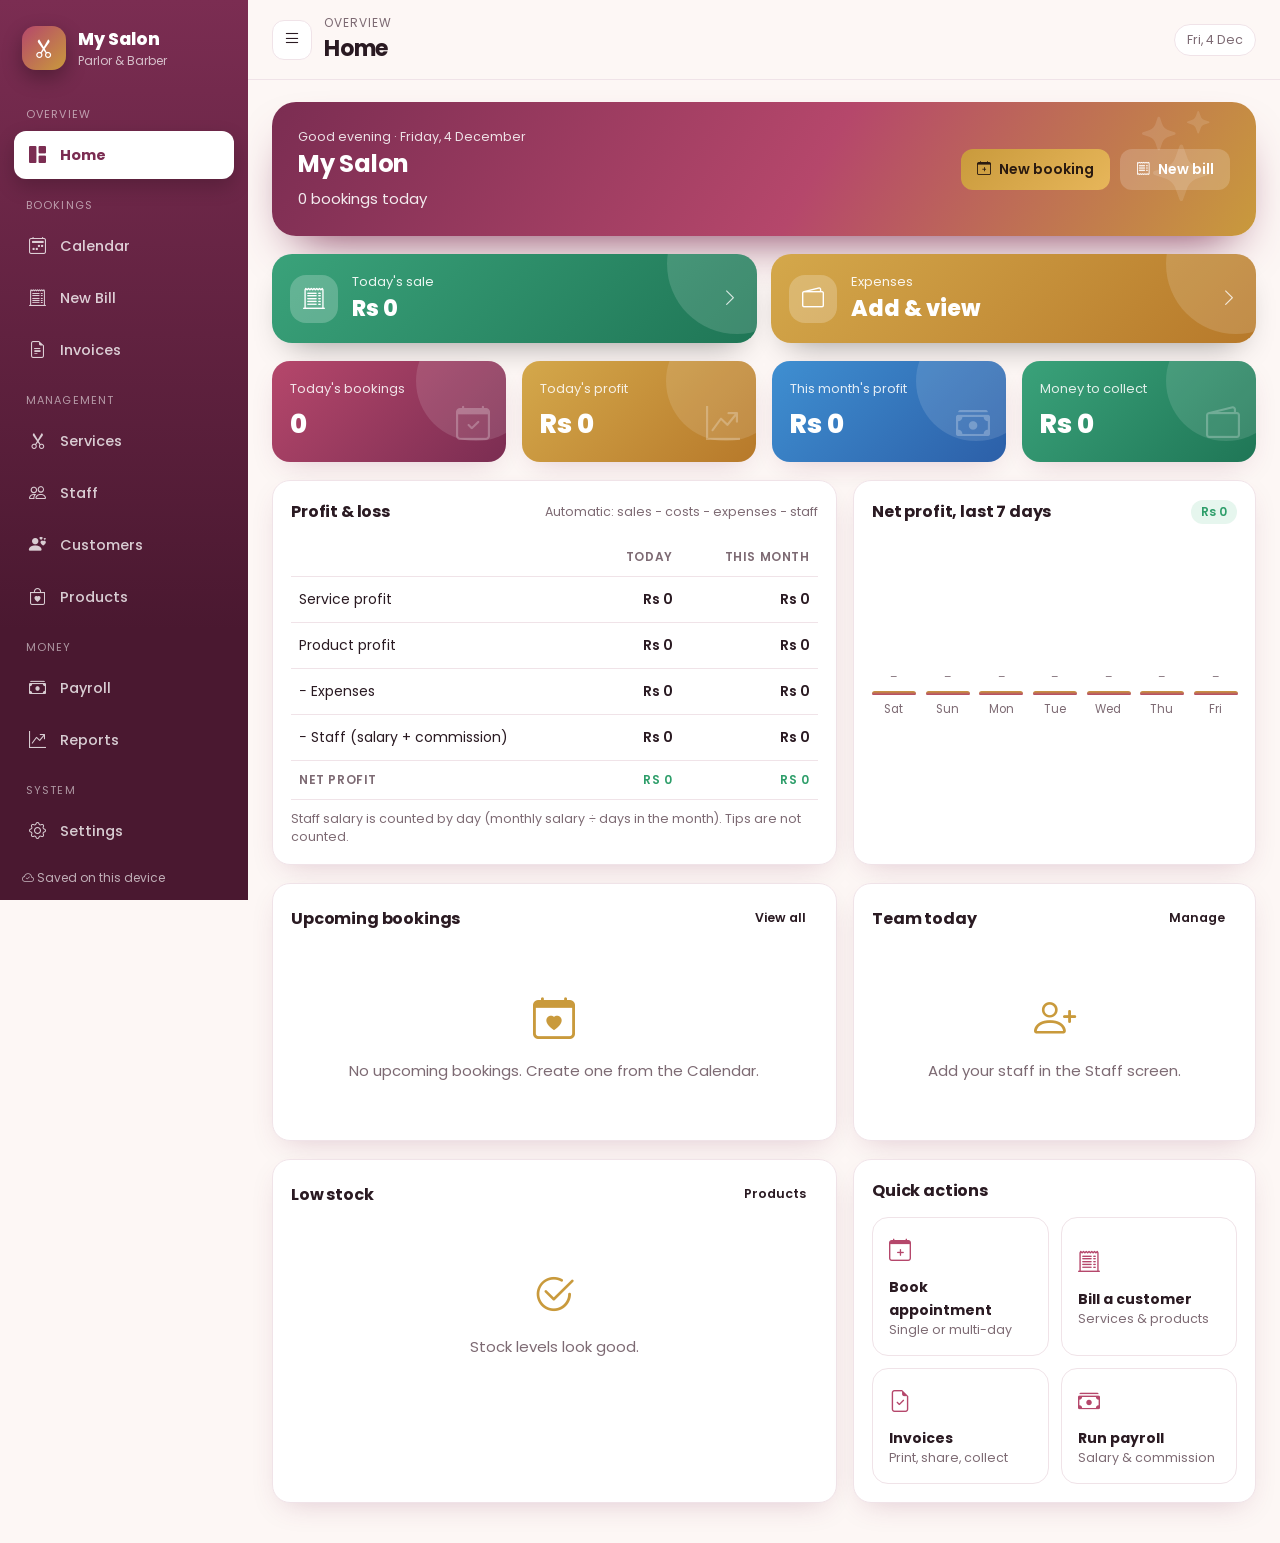
<file: index.html>
<!doctype html>
<html lang="en">
<head>
  <meta charset="utf-8">
  <meta name="viewport" content="width=device-width,initial-scale=1,viewport-fit=cover">
  <title>Salon Pro</title>
  <meta name="description" content="Appointments, billing, invoices, staff payroll and reports for parlors and barber shops in Pakistan.">
  <meta name="theme-color" content="#b5476b">
  <link rel="manifest" href="manifest.json">
  <link rel="icon" href="icons/icon.svg" type="image/svg+xml">
  <link rel="apple-touch-icon" href="icons/icon.svg">
  <link rel="preconnect" href="https://fonts.googleapis.com">
  <link rel="preconnect" href="https://fonts.gstatic.com" crossorigin>
  <link href="https://fonts.googleapis.com/css2?family=Poppins:wght@400;500;600;700;800&family=Noto+Nastaliq+Urdu:wght@500;700&display=swap" rel="stylesheet">
  <link href="https://cdn.jsdelivr.net/npm/bootstrap-icons@1.11.3/font/bootstrap-icons.min.css" rel="stylesheet">
  <link rel="stylesheet" href="css/style.css">
</head>
<body>
  <div id="splash" class="splash">
    <div class="splash-mark"><i class="bi bi-scissors"></i></div>
    <div class="splash-name">Salon Pro</div>
    <div class="splash-urdu">سیلون پرو</div>
    <div class="splash-bar"><span></span></div>
  </div>

  <div id="app" class="app" hidden>
    <aside class="sidebar" id="sidebar">
      <div class="brand">
        <div class="brand-mark"><i class="bi bi-scissors"></i></div>
        <div>
          <div class="brand-name" id="brandName">Salon Pro</div>
          <div class="brand-sub">Parlor &amp; Barber</div>
        </div>
      </div>
      <nav class="nav" id="nav"></nav>
      <div class="side-foot">
        <i class="bi bi-cloud-check"></i> Saved on this device
      </div>
    </aside>
    <div class="scrim" id="scrim"></div>

    <div class="main">
      <header class="topbar">
        <button class="icon-btn menu-btn" id="menuBtn" aria-label="Menu"><i class="bi bi-list"></i></button>
        <div class="title-wrap">
          <div class="crumb" id="crumb">Salon Pro</div>
          <h1 class="page-title" id="pageTitle">Home</h1>
        </div>
        <div class="chip" id="dateChip"></div>
      </header>
      <main class="view" id="view"></main>
    </div>

    <nav class="bottom-nav" id="bottomNav"></nav>
  </div>

  <div class="toasts" id="toasts"></div>
  <script type="module" src="js/app.js"></script>
</body>
</html>
</file>
<file: css/style.css>
/* Salon Pro - visual system. Colors are tokens on :root; dark mode redefines them. */
:root {
  --brand: #b5476b;
  --brand-2: #c99a3c;
  --brand-deep: #7b2d52;
  --brand-soft: #fbe7ee;
  --ink: #2a1a22;
  --muted: #7d6a73;
  --bg: #fdf7f5;
  --card: #ffffff;
  --line: #f0e3e8;
  --ok: #2e9e6a;
  --info: #4c7ef3;
  --warn: #d68a1a;
  --danger: #d64545;
  --shadow: 0 10px 30px -12px rgba(123, 45, 82, .25);
  --radius: 18px;
  --sidebar-w: 248px;
}
@media (prefers-color-scheme: dark) {
  :root:not([data-theme="light"]) {
    --brand-soft: #3a1f2b;
    --ink: #f7eef1;
    --muted: #b7a3ab;
    --bg: #171115;
    --card: #221820;
    --line: #36262f;
    --shadow: 0 10px 30px -12px rgba(0, 0, 0, .6);
  }
}
:root[data-theme="dark"] {
  --brand-soft: #3a1f2b;
  --ink: #f7eef1;
  --muted: #b7a3ab;
  --bg: #171115;
  --card: #221820;
  --line: #36262f;
  --shadow: 0 10px 30px -12px rgba(0, 0, 0, .6);
}

* { box-sizing: border-box; }
html, body { margin: 0; height: 100%; }
body {
  font-family: 'Poppins', system-ui, -apple-system, 'Segoe UI', sans-serif;
  background: var(--bg); color: var(--ink);
  font-size: 15px; -webkit-tap-highlight-color: transparent;
}
[hidden] { display: none !important; }
h1, h2, h3, h4 { margin: 0; font-weight: 700; letter-spacing: -.01em; }
a { color: var(--brand); }
.urdu { font-family: 'Noto Nastaliq Urdu', serif; direction: rtl; }
.muted { color: var(--muted); }
.small { font-size: 12.5px; }
.money { font-variant-numeric: tabular-nums; font-weight: 600; }
.row { display: flex; gap: 10px; align-items: center; }
.row > * { min-width: 0; }
.between { justify-content: space-between; }
.wrap { flex-wrap: wrap; }
.grow { flex: 1; min-width: 0; }
.stack > * + * { margin-top: 12px; }
.empty { text-align: center; padding: 40px 16px; color: var(--muted); }
.empty i { font-size: 42px; display: block; margin-bottom: 8px; color: var(--brand-2); }

/* ---------- Splash ---------- */
.splash {
  position: fixed; inset: 0; z-index: 100; display: flex; flex-direction: column;
  align-items: center; justify-content: center; gap: 10px;
  background: radial-gradient(circle at 30% 20%, #c9557a, #7b2d52 55%, #3d1729);
  color: #fff; transition: opacity .5s ease, visibility .5s;
}
.splash.gone { opacity: 0; visibility: hidden; }
.splash-mark {
  width: 96px; height: 96px; border-radius: 30px; background: rgba(255,255,255,.14);
  display: grid; place-items: center; font-size: 46px; box-shadow: 0 20px 60px rgba(0,0,0,.35);
  animation: splashIn .9s cubic-bezier(.2,1.4,.4,1) both;
}
.splash-mark i { animation: spinIn 1.2s .2s cubic-bezier(.2,1,.3,1) both; }
.splash-name { font-size: 26px; font-weight: 800; animation: fadeUp .8s .3s both; }
.splash-urdu { font-family: 'Noto Nastaliq Urdu', serif; font-size: 22px; opacity: .85; animation: fadeUp .8s .45s both; }
.splash-bar { width: 140px; height: 4px; border-radius: 4px; background: rgba(255,255,255,.25); overflow: hidden; margin-top: 14px; }
.splash-bar span { display: block; height: 100%; width: 40%; background: #fff; border-radius: 4px; animation: slide 1.2s ease-in-out infinite; }
@keyframes splashIn { from { transform: scale(.4) rotate(-20deg); opacity: 0; } to { transform: none; opacity: 1; } }
@keyframes spinIn { from { transform: rotate(-180deg) scale(.3); opacity: 0; } to { transform: none; opacity: 1; } }
@keyframes slide { 0% { transform: translateX(-100%); } 100% { transform: translateX(260%); } }
@keyframes fadeUp { from { opacity: 0; transform: translateY(14px); } to { opacity: 1; transform: none; } }
@keyframes pop { from { opacity: 0; transform: scale(.94); } to { opacity: 1; transform: none; } }
@keyframes growY { from { transform: scaleY(0); } to { transform: scaleY(1); } }
@keyframes pulse { 0%,100% { box-shadow: 0 0 0 0 rgba(181,71,107,.6); } 50% { box-shadow: 0 0 0 7px rgba(181,71,107,0); } }
@keyframes toastIn { from { opacity: 0; transform: translateY(20px) scale(.95); } to { opacity: 1; transform: none; } }

/* ---------- App shell ---------- */
.app { display: grid; grid-template-columns: var(--sidebar-w) 1fr; min-height: 100%; }
.sidebar {
  position: sticky; top: 0; height: 100vh; display: flex; flex-direction: column;
  background: linear-gradient(180deg, var(--brand-deep), #4a1830 70%);
  color: #fff; padding: 22px 14px; overflow-y: auto; z-index: 40;
}
.brand { display: flex; gap: 12px; align-items: center; padding: 4px 8px 22px; }
.brand-mark {
  width: 44px; height: 44px; border-radius: 14px; display: grid; place-items: center;
  background: linear-gradient(135deg, var(--brand), var(--brand-2)); font-size: 20px;
  box-shadow: 0 8px 20px rgba(0,0,0,.3); animation: pop .6s both;
}
.brand-name { font-weight: 800; font-size: 17px; }
.brand-sub { font-size: 12px; opacity: .7; }
.nav { display: flex; flex-direction: column; gap: 4px; }
.nav-link {
  display: flex; align-items: center; gap: 12px; padding: 11px 12px; border-radius: 12px;
  color: rgba(255,255,255,.78); text-decoration: none; font-weight: 500; font-size: 14.5px;
  transition: background .2s, transform .2s, color .2s;
}
.nav-link i { font-size: 17px; width: 22px; text-align: center; }
.nav-link:hover { background: rgba(255,255,255,.1); color: #fff; transform: translateX(3px); }
.nav-link.active { background: #fff; color: var(--brand-deep); font-weight: 700; box-shadow: 0 8px 20px rgba(0,0,0,.2); }
.side-foot { margin-top: auto; font-size: 12px; opacity: .65; padding: 14px 8px 0; }
.scrim { display: none; }

.main { min-width: 0; display: flex; flex-direction: column; }
.topbar {
  position: sticky; top: 0; z-index: 20; display: flex; align-items: center; gap: 12px;
  padding: 14px 24px; background: color-mix(in srgb, var(--bg) 85%, transparent);
  backdrop-filter: blur(12px); border-bottom: 1px solid var(--line);
}
.title-wrap { flex: 1; min-width: 0; }
.crumb { font-size: 12px; color: var(--muted); text-transform: uppercase; letter-spacing: .08em; }
.page-title { font-size: 22px; }
.chip {
  font-size: 12.5px; padding: 6px 12px; border-radius: 999px; background: var(--card);
  border: 1px solid var(--line); color: var(--muted); white-space: nowrap;
}
.menu-btn { display: none; }
.view { padding: 22px 24px 40px; max-width: 1280px; width: 100%; }
.view.enter { animation: fadeUp .45s cubic-bezier(.2,.7,.2,1) both; }
.view.enter > * { animation: fadeUp .5s cubic-bezier(.2,.7,.2,1) both; }
.view.enter > *:nth-child(2) { animation-delay: .05s; }
.view.enter > *:nth-child(3) { animation-delay: .1s; }
.view.enter > *:nth-child(4) { animation-delay: .15s; }

.bottom-nav { display: none; }

/* ---------- Buttons & inputs ---------- */
.btn {
  display: inline-flex; align-items: center; justify-content: center; gap: 8px;
  border: 0; border-radius: 12px; padding: 10px 16px; font: inherit; font-weight: 600;
  font-size: 14px; cursor: pointer; background: var(--card); color: var(--ink);
  border: 1px solid var(--line); transition: transform .15s, box-shadow .2s, background .2s; white-space: nowrap;
}
.btn:hover { transform: translateY(-1px); box-shadow: 0 6px 16px -8px rgba(0,0,0,.35); }
.btn:active { transform: scale(.97); }
.btn-primary { background: linear-gradient(135deg, var(--brand), #d0607f); color: #fff; border-color: transparent; }
.btn-gold { background: linear-gradient(135deg, var(--brand-2), #e7b65a); color: #2a1a10; border-color: transparent; }
.btn-ghost { background: transparent; border-color: transparent; }
.btn-danger { background: #fdecec; color: var(--danger); border-color: transparent; }
.btn-ok { background: #e6f6ee; color: var(--ok); border-color: transparent; }
.btn-sm { padding: 6px 11px; font-size: 12.5px; border-radius: 10px; }
.btn-block { width: 100%; }
.icon-btn {
  width: 40px; height: 40px; border-radius: 12px; border: 1px solid var(--line); background: var(--card);
  color: var(--ink); display: grid; place-items: center; font-size: 18px; cursor: pointer; flex: none;
}
.field { display: flex; flex-direction: column; gap: 6px; min-width: 0; }
.field label { font-size: 12.5px; color: var(--muted); font-weight: 500; }
.input, select.input, textarea.input {
  width: 100%; font: inherit; color: var(--ink); background: var(--card);
  border: 1px solid var(--line); border-radius: 12px; padding: 10px 12px; outline: none;
  transition: border-color .2s, box-shadow .2s;
}
textarea.input { min-height: 74px; resize: vertical; }
.input:focus { border-color: var(--brand); box-shadow: 0 0 0 4px rgba(181,71,107,.15); }
.form-grid { display: grid; grid-template-columns: 1fr 1fr; gap: 14px; }
.form-grid .full { grid-column: 1 / -1; }
.grid-kv { display: grid; grid-template-columns: 1fr 1fr; gap: 12px; }
.input.auto { width: auto; min-width: 0; max-width: 100%; }
.input.w-sm { width: auto; min-width: 160px; max-width: 100%; }
.input.w-xs { width: 80px; max-width: 100%; }
.num-input { text-align: right; }
.stats-fit { margin-bottom: 18px; }
.search { position: relative; }
.search i { position: absolute; left: 12px; top: 50%; transform: translateY(-50%); color: var(--muted); }
.search .input { padding-left: 36px; }
.toolbar { display: flex; gap: 10px; flex-wrap: wrap; align-items: center; margin-bottom: 18px; }
.toolbar .search { flex: 1; min-width: 200px; }
.seg { display: inline-flex; background: var(--card); border: 1px solid var(--line); border-radius: 12px; padding: 3px; }
.seg button {
  border: 0; background: transparent; padding: 7px 14px; border-radius: 9px; font: inherit;
  font-size: 13.5px; font-weight: 600; color: var(--muted); cursor: pointer; transition: all .2s;
}
.seg button.on { background: var(--brand); color: #fff; box-shadow: 0 6px 14px -6px var(--brand); }

/* ---------- Cards & stats ---------- */
.card {
  background: var(--card); border: 1px solid var(--line); border-radius: var(--radius);
  box-shadow: var(--shadow); padding: 18px; animation: pop .4s both;
}
.card-head { display: flex; justify-content: space-between; align-items: center; margin-bottom: 14px; gap: 10px; }
.card-head h3 { font-size: 16px; }
.grid { display: grid; gap: 16px; }
.grid-stats { grid-template-columns: repeat(auto-fit, minmax(150px, 1fr)); }
@media (max-width: 820px) {
  .stat-value { font-size: 21px; }
}
.grid-2 { grid-template-columns: 1.4fr 1fr; }
.grid-cards { grid-template-columns: repeat(auto-fill, minmax(260px, 1fr)); }
.stat {
  position: relative; overflow: hidden; color: #fff; border: 0;
  background: linear-gradient(135deg, var(--brand), var(--brand-deep)); animation-delay: calc(var(--i, 0) * 80ms);
}
.stat:nth-child(2) { background: linear-gradient(135deg, #d4a84b, #b7792a); }
.stat:nth-child(3) { background: linear-gradient(135deg, #3f8fd1, #2c5fa8); }
.stat:nth-child(4) { background: linear-gradient(135deg, #3aa27a, #1f7656); }
.stat::after {
  content: ''; position: absolute; width: 120px; height: 120px; right: -30px; top: -40px;
  border-radius: 50%; background: rgba(255,255,255,.12); transition: transform .6s;
}
.stat:hover::after { transform: scale(1.4); }
.stat-label { font-size: 13px; opacity: .85; }
.stat-value { font-size: 26px; font-weight: 800; margin-top: 6px; font-variant-numeric: tabular-nums; }
.stat-icon { position: absolute; right: 16px; bottom: 12px; font-size: 34px; opacity: .25; }

.bars { display: flex; align-items: flex-end; gap: 10px; height: 180px; padding-top: 10px; }
.bar { flex: 1; display: flex; flex-direction: column; align-items: center; justify-content: flex-end; height: 100%; gap: 6px; }
.bar-fill {
  width: 100%; max-width: 46px; border-radius: 12px 12px 6px 6px; min-height: 4px;
  background: linear-gradient(180deg, var(--brand-2), var(--brand)); transform-origin: bottom;
  animation: growY .9s cubic-bezier(.2,.8,.2,1) both; animation-delay: calc(var(--i) * 90ms);
  box-shadow: 0 8px 16px -8px var(--brand);
}
.bar-val { font-size: 11px; color: var(--muted); white-space: nowrap; }
.bar-day { font-size: 11.5px; color: var(--muted); }

.list { display: flex; flex-direction: column; gap: 10px; }
.list-item {
  display: flex; gap: 12px; align-items: center; padding: 12px; border-radius: 14px;
  border: 1px solid var(--line); background: var(--card); transition: transform .2s, box-shadow .2s;
  animation: fadeUp .4s both; animation-delay: calc(var(--i, 0) * 45ms); cursor: pointer;
}
.list-item:hover { transform: translateX(3px); box-shadow: var(--shadow); }
.avatar {
  width: 42px; height: 42px; border-radius: 14px; display: grid; place-items: center; flex: none;
  color: #fff; font-weight: 700; background: linear-gradient(135deg, var(--brand), var(--brand-2));
}
.avatar.lg { width: 60px; height: 60px; border-radius: 20px; font-size: 22px; }
.tag {
  display: inline-flex; align-items: center; gap: 5px; padding: 3px 10px; border-radius: 999px;
  font-size: 12px; font-weight: 600; background: var(--brand-soft); color: var(--brand-deep); white-space: nowrap;
}
.tag.ok { background: #e6f6ee; color: var(--ok); }
.tag.info { background: #e8effe; color: var(--info); }
.tag.warn { background: #fff3df; color: var(--warn); }
.tag.danger { background: #fdecec; color: var(--danger); }
.tag.mute { background: #eee; color: #666; }
.pulse { animation: pulse 2s infinite; }

table.tbl { width: 100%; border-collapse: collapse; font-size: 14px; }
.tbl th { text-align: left; font-size: 12px; color: var(--muted); font-weight: 600; text-transform: uppercase; letter-spacing: .05em; padding: 10px 8px; border-bottom: 1px solid var(--line); }
.tbl td { padding: 12px 8px; border-bottom: 1px solid var(--line); vertical-align: middle; }
.tbl tr.click { cursor: pointer; transition: background .15s; }
.tbl tr.click:hover { background: var(--brand-soft); }
.tbl td.num, .tbl th.num { text-align: right; font-variant-numeric: tabular-nums; }
.table-wrap { overflow-x: auto; }

/* ---------- Modal & toasts ---------- */
.modal-backdrop {
  position: fixed; inset: 0; z-index: 60; background: rgba(20,8,14,.55); backdrop-filter: blur(4px);
  display: flex; align-items: center; justify-content: center; padding: 16px;
  animation: fadeIn .2s both;
}
.modal {
  width: min(640px, 100%); max-height: 92vh; display: flex; flex-direction: column;
  background: var(--card); border-radius: 22px; box-shadow: 0 30px 80px -20px rgba(0,0,0,.5);
  animation: pop .3s cubic-bezier(.2,1,.3,1) both; overflow: hidden;
}
.modal.wide { width: min(880px, 100%); }
.modal-head { display: flex; justify-content: space-between; align-items: center; padding: 18px 20px; border-bottom: 1px solid var(--line); }
.modal-head h3 { font-size: 18px; }
.modal-body { padding: 18px 20px; overflow-y: auto; }
.modal-foot { padding: 14px 20px; border-top: 1px solid var(--line); display: flex; gap: 10px; justify-content: flex-end; flex-wrap: wrap; }
@keyframes fadeIn { from { opacity: 0; } to { opacity: 1; } }
.toasts { position: fixed; right: 16px; bottom: 16px; z-index: 80; display: flex; flex-direction: column; gap: 10px; align-items: flex-end; }
.toast {
  background: var(--ink); color: var(--bg); padding: 12px 16px; border-radius: 14px; font-size: 14px;
  box-shadow: 0 16px 40px -12px rgba(0,0,0,.5); animation: toastIn .35s both; max-width: 340px;
  transition: opacity .4s, transform .4s;
}
.toast.ok { background: var(--ok); color: #fff; }
.toast.error { background: var(--danger); color: #fff; }
.toast.out { opacity: 0; transform: translateY(10px); }

/* ---------- Calendar ---------- */
.cal-bar { display: flex; gap: 10px; align-items: center; flex-wrap: wrap; margin-bottom: 16px; }
.cal-date { font-weight: 700; font-size: 16px; min-width: 210px; text-align: center; }
.day-grid { display: grid; background: var(--card); border: 1px solid var(--line); border-radius: var(--radius); overflow: auto; box-shadow: var(--shadow); }
.day-head, .day-body { display: grid; min-width: 100%; }
.day-head { position: sticky; top: 0; z-index: 5; background: var(--card); border-bottom: 1px solid var(--line); }
.tcol { width: 62px; font-size: 11.5px; color: var(--muted); }
.day-head .hcell { padding: 12px 10px; display: flex; align-items: center; gap: 10px; border-left: 1px solid var(--line); min-width: 170px; }
.hcell .avatar { width: 34px; height: 34px; border-radius: 11px; font-size: 13px; }
.hcell small { display: block; color: var(--muted); font-size: 11.5px; }
.time-col { position: relative; }
.time-col div { position: absolute; left: 0; right: 0; transform: translateY(-7px); padding-right: 8px; text-align: right; white-space: nowrap; }
.lane { position: relative; border-left: 1px solid var(--line); cursor: copy; min-width: 170px; background:
  repeating-linear-gradient(to bottom, transparent 0, transparent 71px, var(--line) 71px, var(--line) 72px); }
.lane.off { background: repeating-linear-gradient(45deg, transparent 0 8px, color-mix(in srgb, var(--line) 60%, transparent) 8px 9px); cursor: default; }
.slot-line { position: absolute; left: 0; right: 0; border-top: 1px dashed var(--line); }
.now-line { position: absolute; left: 0; right: 0; height: 2px; background: var(--danger); z-index: 3; box-shadow: 0 0 8px rgba(214,69,69,.6); pointer-events: none; }
.now-line::before { content: ''; position: absolute; left: -5px; top: -4px; width: 10px; height: 10px; border-radius: 50%; background: var(--danger); animation: pulse 1.6s infinite; }
.appt {
  position: absolute; left: 6px; right: 6px; border-radius: 12px; padding: 7px 9px; overflow: hidden; cursor: pointer;
  color: #fff; font-size: 12px; line-height: 1.3; box-shadow: 0 8px 18px -10px rgba(0,0,0,.5);
  transition: transform .15s, box-shadow .2s; animation: pop .35s both; z-index: 2;
  border-left: 4px solid rgba(0,0,0,.2);
}
.appt:hover { transform: scale(1.02); box-shadow: 0 14px 26px -12px rgba(0,0,0,.6); z-index: 4; }
.appt b { display: block; font-size: 12.5px; white-space: nowrap; overflow: hidden; text-overflow: ellipsis; }
.appt span { opacity: .9; display: block; white-space: nowrap; overflow: hidden; text-overflow: ellipsis; }
.st-booked { background: linear-gradient(135deg, #4c7ef3, #3561d0); }
.st-arrived { background: linear-gradient(135deg, #d4a84b, #b7792a); }
.st-done { background: linear-gradient(135deg, #3aa27a, #1f7656); }
.st-cancelled { background: linear-gradient(135deg, #9a9a9a, #6b6b6b); opacity: .7; text-decoration: line-through; }
.st-noshow { background: linear-gradient(135deg, #e0655f, #b53a35); }
.week-grid { display: grid; grid-template-columns: repeat(7, minmax(150px, 1fr)); gap: 10px; overflow-x: auto; }
.week-col { background: var(--card); border: 1px solid var(--line); border-radius: 16px; padding: 10px; min-height: 260px; animation: fadeUp .4s both; animation-delay: calc(var(--i) * 40ms); }
.week-col.today { border-color: var(--brand); box-shadow: 0 0 0 3px var(--brand-soft); }
.week-col h4 { font-size: 13px; display: flex; justify-content: space-between; align-items: center; margin-bottom: 8px; cursor: pointer; }
.week-col .appt { position: relative; left: 0; right: 0; margin-bottom: 8px; animation: none; }
.week-col .appt:hover { transform: translateY(-2px); }
.legend { display: flex; gap: 12px; flex-wrap: wrap; font-size: 12.5px; color: var(--muted); margin-bottom: 12px; }
.legend i { display: inline-block; width: 10px; height: 10px; border-radius: 4px; margin-right: 5px; vertical-align: -1px; }

.visit { border: 1px dashed var(--brand); border-radius: 16px; padding: 14px; background: var(--brand-soft); animation: pop .3s both; }
.visit + .visit { margin-top: 12px; }
.chips { display: flex; flex-wrap: wrap; gap: 8px; }
.chips label {
  display: inline-flex; align-items: center; gap: 6px; padding: 7px 12px; border-radius: 999px; cursor: pointer;
  border: 1px solid var(--line); background: var(--card); font-size: 13px; transition: all .2s; user-select: none;
}
.chips input { display: none; }
.chips label:has(input:checked) { background: var(--brand); color: #fff; border-color: var(--brand); transform: scale(1.03); }
.chips small { opacity: .75; }

/* ---------- Billing ---------- */
.bill-grid { display: grid; grid-template-columns: 1fr 360px; gap: 18px; align-items: start; }
.svc-pick { display: grid; grid-template-columns: repeat(auto-fill, minmax(150px, 1fr)); gap: 10px; }
.svc-btn {
  text-align: left; padding: 12px; border-radius: 14px; border: 1px solid var(--line); background: var(--card);
  font: inherit; color: var(--ink); cursor: pointer; transition: transform .15s, box-shadow .2s, border-color .2s;
  animation: fadeUp .35s both; animation-delay: calc(var(--i, 0) * 25ms);
}
.svc-btn:hover { transform: translateY(-3px); box-shadow: var(--shadow); border-color: var(--brand); }
.svc-btn b { display: block; font-size: 13.5px; }
.svc-btn span { font-size: 12px; color: var(--muted); }
.svc-btn .money { display: block; margin-top: 6px; color: var(--brand); }
.cart-line { display: grid; grid-template-columns: 1fr 64px 92px 36px; gap: 8px; align-items: center; padding: 10px 0; border-bottom: 1px solid var(--line); animation: fadeUp .3s both; }
.cart-line .input { padding: 8px 9px; text-align: center; }
.cart-line .n b { font-size: 14px; display: block; }
.cart-line .n span { font-size: 11.5px; color: var(--muted); }
.totals div { display: flex; justify-content: space-between; padding: 6px 0; font-size: 14px; }
.totals .grand { font-size: 20px; font-weight: 800; border-top: 1px dashed var(--line); margin-top: 6px; padding-top: 12px; color: var(--brand-deep); }
.totals .grand span:last-child { animation: pop .4s both; }
.balance-due { color: var(--danger); font-weight: 700; }
.balance-ok { color: var(--ok); font-weight: 700; }

/* ---------- Invoice / receipt ---------- */
.receipt {
  max-width: 560px; margin: 0 auto; background: #fff; color: #222; border-radius: 18px; padding: 26px;
  box-shadow: var(--shadow); position: relative; overflow: hidden; animation: pop .45s both;
}
.receipt::before {
  content: ''; position: absolute; left: 0; right: 0; top: 0; height: 6px;
  background: linear-gradient(90deg, var(--brand), var(--brand-2), var(--brand));
}
.receipt h2 { font-size: 20px; color: var(--brand-deep); }
.receipt table { width: 100%; border-collapse: collapse; font-size: 13.5px; margin-top: 12px; }
.receipt th { text-align: left; font-size: 11.5px; text-transform: uppercase; color: #888; border-bottom: 1px solid #eee; padding: 8px 4px; }
.receipt td { padding: 8px 4px; border-bottom: 1px dashed #eee; }
.receipt .r { text-align: right; }
.receipt .sum td { border: 0; padding: 4px; }
.receipt .total td { font-size: 17px; font-weight: 800; color: var(--brand-deep); border-top: 2px solid #222; }
.stamp { display: inline-block; font-weight: 800; letter-spacing: .1em; padding: 6px 14px; border: 3px solid; border-radius: 10px; transform: rotate(-8deg); }
.stamp.paid { color: var(--ok); border-color: var(--ok); }
.stamp.partial { color: var(--warn); border-color: var(--warn); }
.stamp.unpaid { color: var(--danger); border-color: var(--danger); }
.stamp.void { color: #888; border-color: #888; }

/* ---------- Dashboard extras ---------- */
.hero {
  border-radius: 24px; padding: 26px; color: #fff; position: relative; overflow: hidden;
  background: linear-gradient(120deg, var(--brand-deep), var(--brand) 55%, var(--brand-2));
  display: flex; justify-content: space-between; align-items: center; gap: 16px; flex-wrap: wrap;
  box-shadow: 0 24px 50px -24px var(--brand-deep);
}
.hero h2 { font-size: 24px; }
.hero p { margin: 6px 0 0; opacity: .9; }
.hero .sparkle { position: absolute; font-size: 90px; opacity: .12; right: 30px; top: -10px; animation: float 6s ease-in-out infinite; }
@keyframes float { 0%,100% { transform: translateY(0) rotate(0); } 50% { transform: translateY(-12px) rotate(8deg); } }
.hero .btn { border: 0; }
.top-actions { display: grid; grid-template-columns: 1fr 1fr; gap: 14px; }
.top-action {
  display: flex; align-items: center; gap: 14px; padding: 18px; border-radius: 20px; border: 0;
  color: #fff; font: inherit; text-align: left; cursor: pointer; position: relative; overflow: hidden;
  box-shadow: 0 16px 34px -18px rgba(0,0,0,.45); transition: transform .2s, box-shadow .2s;
  animation: fadeUp .5s both;
}
.top-action:hover { transform: translateY(-3px); box-shadow: 0 22px 40px -18px rgba(0,0,0,.5); }
.top-action:active { transform: scale(.98); }
.top-action.sale { background: linear-gradient(135deg, #3aa27a, #1f7656); }
.top-action.exp { background: linear-gradient(135deg, #d4a84b, #b7792a); }
.top-action::after {
  content: ''; position: absolute; width: 140px; height: 140px; right: -50px; top: -60px;
  border-radius: 50%; background: rgba(255,255,255,.14);
}
.top-icon { width: 48px; height: 48px; border-radius: 16px; display: grid; place-items: center; font-size: 22px; background: rgba(255,255,255,.22); flex: none; }
.top-action > span:nth-child(2) { display: flex; flex-direction: column; min-width: 0; }
.top-action small { font-size: 13px; opacity: .9; }
.top-action b { font-size: 22px; font-weight: 800; font-variant-numeric: tabular-nums; }
.top-arrow { margin-left: auto; font-size: 18px; opacity: .8; }
.quick { display: grid; grid-template-columns: repeat(auto-fit, minmax(150px, 1fr)); gap: 12px; }
.quick button {
  padding: 16px; border-radius: 16px; border: 1px solid var(--line); background: var(--card); font: inherit;
  color: var(--ink); cursor: pointer; text-align: left; transition: transform .2s, box-shadow .2s;
}
.quick button:hover { transform: translateY(-3px); box-shadow: var(--shadow); }
.quick i { font-size: 22px; color: var(--brand); display: block; margin-bottom: 8px; }
.quick b { font-size: 14px; }

.pdf-note { font-size: 12px; color: var(--muted); }
.loading { height: 200px; display: grid; place-items: center; }
.loading::after { content: ''; width: 36px; height: 36px; border-radius: 50%; border: 4px solid var(--line); border-top-color: var(--brand); animation: spin .8s linear infinite; }
@keyframes spin { to { transform: rotate(360deg); } }

/* ---------- Print ---------- */
#print-area { display: none; }
@media print {
  body.printing > *:not(#print-area), .no-print { display: none !important; }
  body.printing #print-area { display: block; }
  #print-area .receipt { box-shadow: none; max-width: 100%; animation: none; }
  @page { margin: 10mm; }
}

/* ---------- Responsive ---------- */
@media (max-width: 1024px) {
  .grid-2, .bill-grid { grid-template-columns: 1fr; }
}
@media (max-width: 820px) {
  :root { --sidebar-w: 0px; }
  .app { grid-template-columns: 1fr; }
  .sidebar {
    position: fixed; left: 0; top: 0; bottom: 0; width: 270px; height: 100dvh;
    transform: translateX(-102%); transition: transform .35s cubic-bezier(.2,.8,.2,1);
    box-shadow: 20px 0 50px rgba(0,0,0,.3);
  }
  .sidebar.open { transform: none; }
  .scrim { display: block; position: fixed; inset: 0; background: rgba(0,0,0,.45); opacity: 0; pointer-events: none; transition: opacity .3s; z-index: 35; }
  .scrim.show { opacity: 1; pointer-events: auto; }
  .menu-btn { display: grid; }
  .topbar { padding: 12px 16px; }
  .page-title { font-size: 19px; }
  .chip { display: none; }
  .view { padding: 16px 16px 110px; }
  .bottom-nav {
    display: grid; grid-template-columns: repeat(5, 1fr); position: fixed; left: 10px; right: 10px;
    bottom: calc(10px + env(safe-area-inset-bottom)); z-index: 30; padding: 6px; border-radius: 22px;
    background: color-mix(in srgb, var(--card) 92%, transparent); backdrop-filter: blur(14px);
    border: 1px solid var(--line); box-shadow: 0 16px 40px -14px rgba(0,0,0,.45);
  }
  .bottom-nav button {
    border: 0; background: transparent; font: inherit; font-size: 11px; color: var(--muted);
    display: flex; flex-direction: column; align-items: center; gap: 3px; padding: 8px 0; border-radius: 16px; cursor: pointer;
    transition: color .2s, background .2s;
  }
  .bottom-nav button i { font-size: 19px; transition: transform .3s cubic-bezier(.2,1.4,.4,1); }
  .bottom-nav button.active { color: var(--brand); font-weight: 700; background: var(--brand-soft); }
  .bottom-nav button.active i { transform: translateY(-2px) scale(1.12); }
  .form-grid { grid-template-columns: 1fr; }
  .bill-grid { grid-template-columns: 1fr; }
  .cart-line { grid-template-columns: 1fr 58px 80px 32px; gap: 6px; }
  .toasts { left: 12px; right: 12px; bottom: 96px; align-items: stretch; }
  .toast { max-width: none; }
  .modal-backdrop { align-items: flex-end; padding: 0; }
  .modal { border-radius: 22px 22px 0 0; max-height: 94vh; width: 100%; }
  .cal-date { min-width: 0; font-size: 15px; }
}
/* Forms, detail grids and toolbars on phones and small tablets */
@media (max-width: 640px) {
  .form-grid, .grid-kv { grid-template-columns: 1fr; }
  .form-grid { gap: 12px; }
  .grid-stats { grid-template-columns: repeat(2, minmax(0, 1fr)); gap: 12px; }
  .stat { padding: 14px; }
  .stat-value { font-size: 19px; }
  .input, select.input, textarea.input { font-size: 16px; }      /* stops iOS zooming on focus */
  .input.w-sm, .input.auto { width: 100%; min-width: 0; }
  .input.w-xs { width: 100%; }
  .toolbar { gap: 8px; }
  .toolbar .search, .toolbar .input, .toolbar .btn { flex: 1 1 100%; min-width: 0; }
  .toolbar .seg { flex: 1 1 100%; }
  .toolbar .seg button { flex: 1; padding: 8px 6px; }
  .card { padding: 14px; }
  .card-head { flex-wrap: wrap; }
  .modal-foot { display: grid; grid-template-columns: 1fr 1fr; }
  .modal-foot .btn { width: 100%; }
  .modal-foot .btn:only-child { grid-column: 1 / -1; }
  .modal-foot .btn-danger { grid-column: 1 / -1; order: 3; }
  .bill-grid { gap: 14px; }
  .cal-bar { gap: 8px; }
  .cal-bar > * { flex: 0 0 auto; }
  .cal-bar .input { flex: 1 1 100%; width: 100%; }
  .cal-bar .btn { flex: 1 1 auto; }
  .cal-bar .seg { flex: 1 1 auto; }
  .cal-bar .seg button { flex: 1; }
  .receipt { padding: 18px; }
  .receipt table { font-size: 12.5px; }
  .svc-pick { grid-template-columns: repeat(2, minmax(0, 1fr)); }
  .quick { grid-template-columns: repeat(2, minmax(0, 1fr)); }
  .hero { padding: 20px; }
  .top-actions { grid-template-columns: 1fr; }
  .top-action b { font-size: 20px; }
  .hero h2 { font-size: 20px; }
  .page-title { font-size: 18px; }
  .visit { padding: 12px; }
  .chips label { font-size: 12.5px; padding: 6px 10px; }
  .view { padding-left: 12px; padding-right: 12px; }
  .table-wrap table.tbl { min-width: 560px; }
}
@media (max-width: 380px) {
  .grid-stats { grid-template-columns: 1fr; }
  .svc-pick, .quick { grid-template-columns: 1fr; }
  .svc-btn { padding: 10px; }
  .cart-line { grid-template-columns: 1fr 54px 74px 30px; }
}

@media (prefers-reduced-motion: reduce) {
  *, *::before, *::after { animation-duration: .001ms !important; animation-iteration-count: 1 !important; transition-duration: .001ms !important; }
}
</file>
